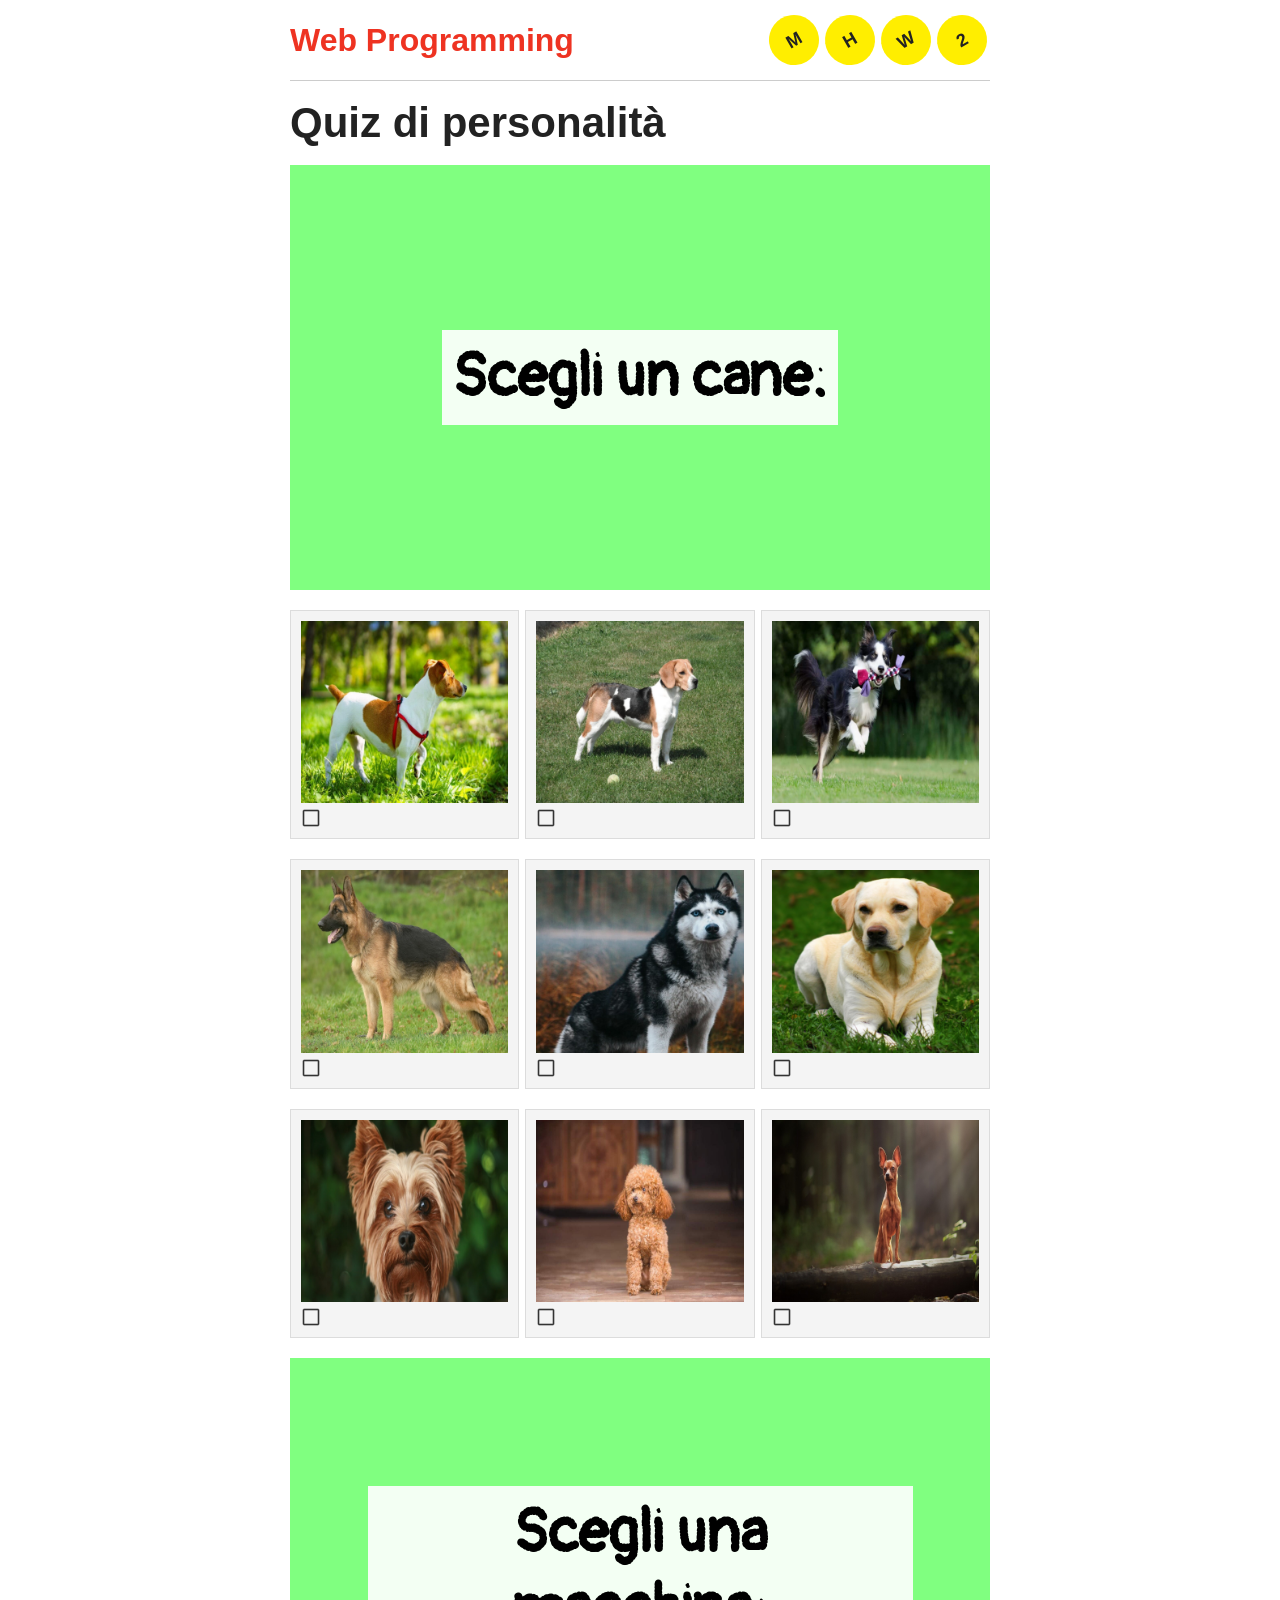
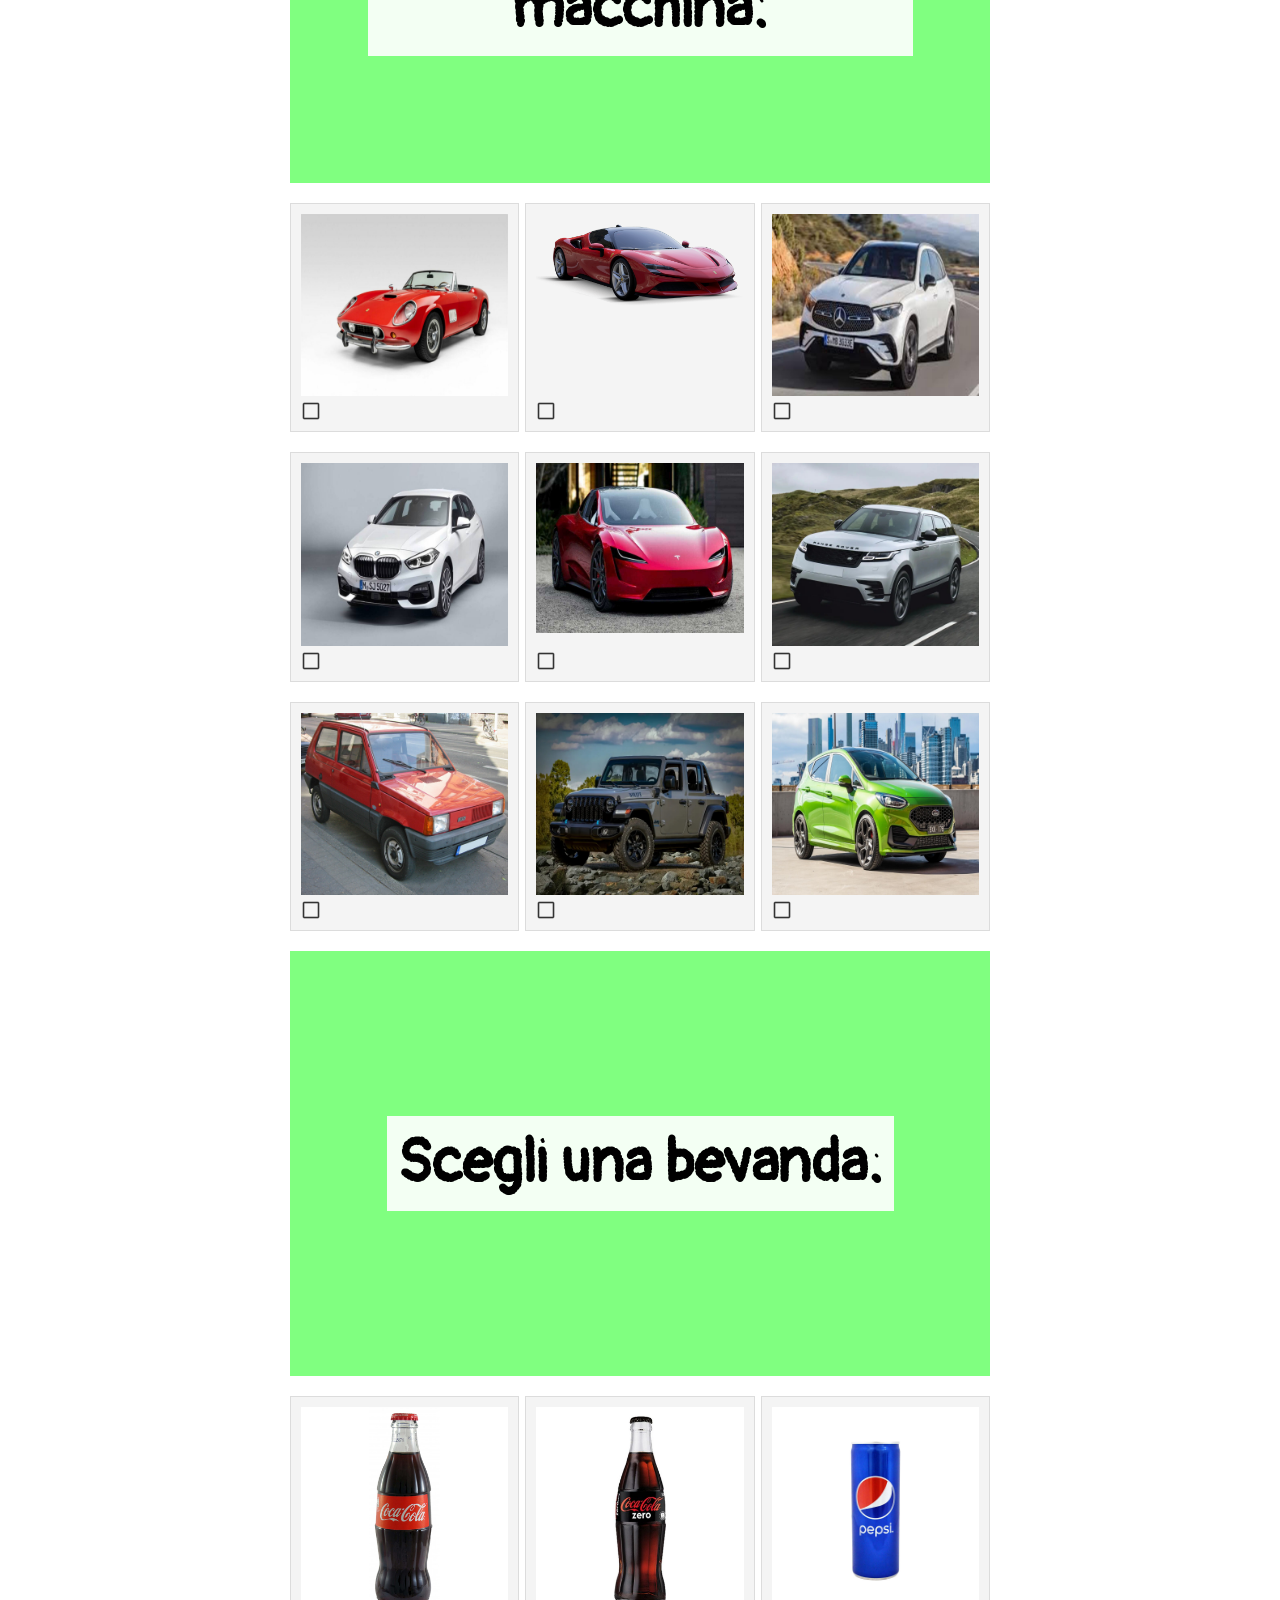
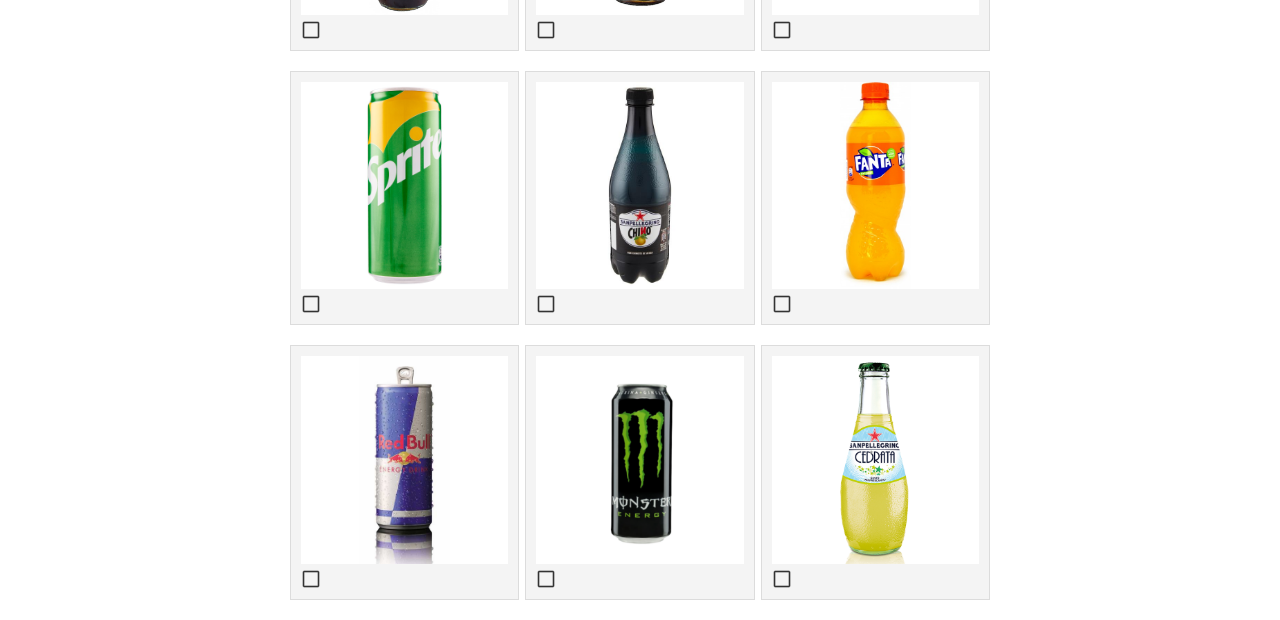
<file: index.html>
<!DOCTYPE html>
<html>

  <head>
    <meta charset="utf-8">
    <title>Quiz di personalità</title>
    <link href="https://fonts.googleapis.com/css?family=Pangolin:400,700|Proxima+Nova" rel="stylesheet" type="text/css">
    <link rel="stylesheet" href="provided-style.css"/>
    <link rel="stylesheet" href="style.css"/>
    <script src="constants.js" defer="true"></script>
    <script src="script.js" defer="true"></script>
  </head>

  <body>
    <article>
      <header>
          <h1>Web Programming</h1>
          <div>
            <span>M</span>
            <span>H</span>
            <span>W</span>
            <span>2</span>
          </div>
      </header>
      <h1>Quiz di personalità</h1>

      <section class="question-name">
        <h1>Scegli un cane:</h1>
      </section>

      <section class="choice-grid">
        <div data-choice-id="blep" data-question-id="one">
          <img src="images/1_1.jpg"/>
          <img class="checkbox" src="images/unchecked.png"/>
        </div>

        <div data-choice-id="happy" data-question-id="one">
          <img src="./images/1_2.jpg"/>
          <img class="checkbox" src="images/unchecked.png"/>
        </div>

        <div data-choice-id="sleeping" data-question-id="one">
          <img src="./images/1_3.jpg"/>
          <img class="checkbox" src="images/unchecked.png"/>
        </div>

        <div data-choice-id="dopey" data-question-id="one">
          <img src="./images/1_4.jpg"/>
          <img class="checkbox" src="images/unchecked.png"/>
        </div>

        <div data-choice-id="burger" data-question-id="one">
          <img src="./images/1_5.jpg"/>
          <img class="checkbox" src="images/unchecked.png"/>
        </div>

        <div data-choice-id="cart" data-question-id="one">
          <img src="./images/1_6.jpg"/>
          <img class="checkbox" src="images/unchecked.png"/>
        </div>

        <div data-choice-id="nerd" data-question-id="one">
          <img src="./images/1_7.jpg"/>
          <img class="checkbox" src="images/unchecked.png"/>
        </div>

        <div data-choice-id="shy" data-question-id="one">
          <img src="./images/1_8.jpg"/>
          <img class="checkbox" src="images/unchecked.png"/>
        </div>

        <div data-choice-id="sleepy" data-question-id="one">
          <img src="./images/1_9.jpg"/>
          <img class="checkbox" src="images/unchecked.png"/>
        </div>
      </section>

      <section class="question-name">
        <h1>Scegli una macchina:</h1>
      </section>

      <section class="choice-grid">
        <div data-choice-id="blep" data-question-id="two">
          <img src="images/2_1.jpg"/>
          <img class="checkbox" src="images/unchecked.png"/>
        </div>

        <div data-choice-id="happy" data-question-id="two">
          <img src="./images/2_2.jpg"/>
          <img class="checkbox" src="images/unchecked.png"/>
        </div>

        <div data-choice-id="sleeping" data-question-id="two">
          <img src="./images/2_3.jpg"/>
          <img class="checkbox" src="images/unchecked.png"/>
        </div>

        <div data-choice-id="dopey" data-question-id="two">
          <img src="./images/2_4.jpg"/>
          <img class="checkbox" src="images/unchecked.png"/>
        </div>

        <div data-choice-id="burger" data-question-id="two">
          <img src="./images/2_5.jpg"/>
          <img class="checkbox" src="images/unchecked.png"/>
        </div>

        <div data-choice-id="cart" data-question-id="two">
          <img src="./images/2_6.jpg"/>
          <img class="checkbox" src="images/unchecked.png"/>
        </div>

        <div data-choice-id="nerd" data-question-id="two">
          <img src="./images/2_7.jpg"/>
          <img class="checkbox" src="images/unchecked.png"/>
        </div>

        <div data-choice-id="shy" data-question-id="two">
          <img src="./images/2_8.jpg"/>
          <img class="checkbox" src="images/unchecked.png"/>
        </div>

        <div data-choice-id="sleepy" data-question-id="two">
          <img src="./images/2_9.jpg"/>
          <img class="checkbox" src="images/unchecked.png"/>
        </div>
      </section>

      <section class="question-name">
        <h1>Scegli una bevanda:</h1>
      </section>

      <section class="choice-grid">
        <div data-choice-id="blep" data-question-id="three">
          <img src="images/3_1.jpg"/>
          <img class="checkbox" src="images/unchecked.png"/>
        </div>

        <div data-choice-id="happy" data-question-id="three">
          <img src="./images/3_2.jpg"/>
          <img class="checkbox" src="images/unchecked.png"/>
        </div>

        <div data-choice-id="sleeping" data-question-id="three">
          <img src="./images/3_3.jpg"/>
          <img class="checkbox" src="images/unchecked.png"/>
        </div>

        <div data-choice-id="dopey" data-question-id="three">
          <img src="./images/3_4.jpg"/>
          <img class="checkbox" src="images/unchecked.png"/>
        </div>

        <div data-choice-id="burger" data-question-id="three">
          <img src="./images/3_5.jpg"/>
          <img class="checkbox" src="images/unchecked.png"/>
        </div>

        <div data-choice-id="cart" data-question-id="three">
          <img src="./images/3_6.jpg"/>
          <img class="checkbox" src="images/unchecked.png"/>
        </div>

        <div data-choice-id="nerd" data-question-id="three">
          <img src="./images/3_7.jpg"/>
          <img class="checkbox" src="images/unchecked.png"/>
        </div>

        <div data-choice-id="shy" data-question-id="three">
          <img src="./images/3_8.jpg"/>
          <img class="checkbox" src="images/unchecked.png"/>
        </div>

        <div data-choice-id="sleepy" data-question-id="three">
          <img src="./images/3_9.jpg"/>
          <img class="checkbox" src="images/unchecked.png"/>
        </div>
      </section>
      <section id="results" class="hidden">
        <h1></h1>
        <p></p>
        <div class="button">Ricomincia il quiz</div>
      </section>
    </article>
  </body>
</html>
</file>
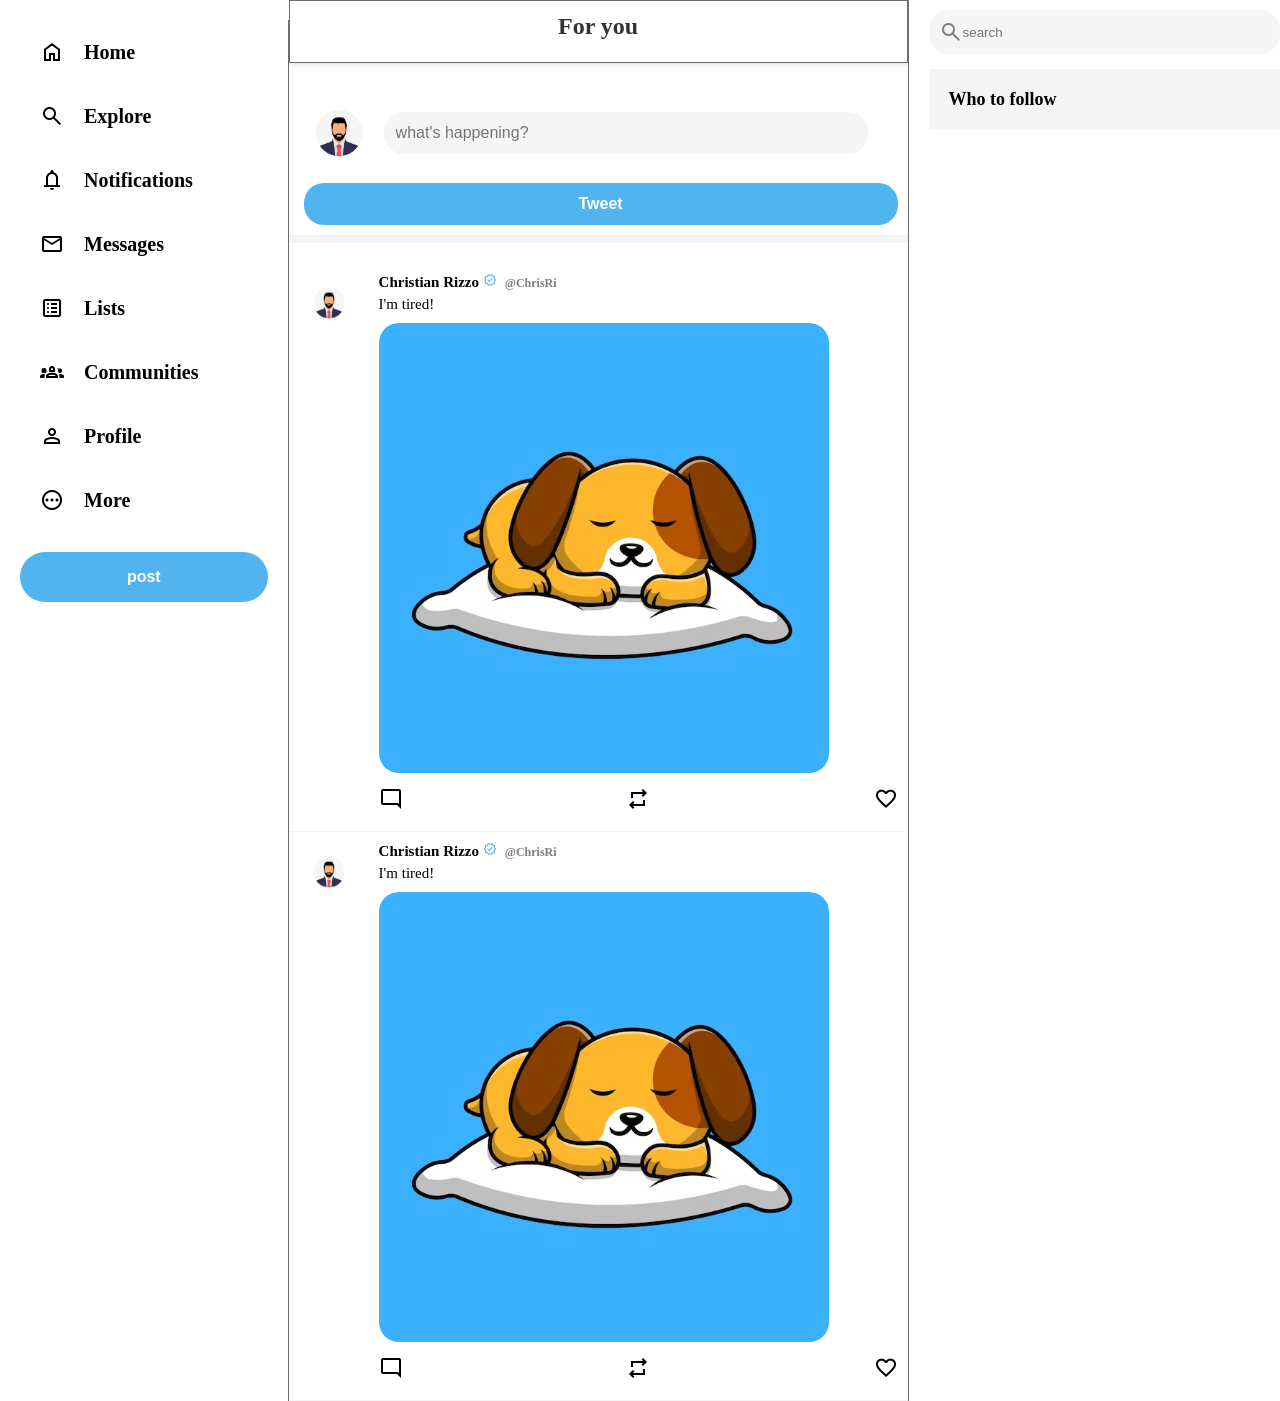
<file: mhw2.html>
<!DOCTYPE html>
<html lang="en">
<head>
   <meta charset="UTF-8">
   <meta name="wieport" content="width-device-width,initial-scale=1.0">
   <title>twitter</title>
   <link href="https://fonts.googleapis.com/css2?family=Material+Symbols+Outlined" rel="stylesheet" />
   <link rel="stylesheet" href="mhw2.css"/>
   <link rel="preconnect" href="https://fonts.googleapis.com">
   <link rel="preconnect" href="https://fonts.gstatic.com" crossorigin>
   <link href="https://fonts.googleapis.com/css2?family=Open+Sans:ital,wght@0,300..800;1,300..800&display=swap" rel="stylesheet">
   <script src="mhw2.js" defer></script>
  </head>
   <body>
   <!-- sidebar-->
    <div class="sidebar">
     <!--- <i class="fab fa-twitter"></i> -->
      <div class="sidebarOption active">
        <span class="material-symbols-outlined">
          home
          </span>
          <h2>Home</h2>
      </div>

      <div class="sidebarOption ">
        <span class="material-symbols-outlined">
          search
          </span>
          <h2>Explore</h2>
      </div>

      <div class="sidebarOption ">
        <span class="material-symbols-outlined">
          notifications
          </span>
          <h2>Notifications</h2>
      </div>

      <div class="sidebarOption ">
        <span class="material-symbols-outlined">
          mail
          </span>
          <h2>Messages</h2>
        </div>

        <div class="sidebarOption ">
          <span class="material-symbols-outlined">
            list_alt
            </span>
            <h2>Lists</h2>
          </div>

          <div class="sidebarOption">
            <span class="material-symbols-outlined">
              groups_2
              </span>
              <h2>Communities</h2>
            </div>

            <div class="sidebarOption ">
              <span class="material-symbols-outlined">
                person
                </span>
                <h2>Profile</h2>
              </div>
              
              <div class="sidebarOption " id="moreOption">
                <span class="material-symbols-outlined">
                  pending
                  </span>
                  <h2>More</h2>
                </div>
                <!-- hidden-->
                <div class="dropdown" id="dropdownMenu">
                  <a href="#">Op 1</a>
                  <a href="#">Op 2</a>
                  <a href="#">Op 3</a>
              </div>
                <button class="sidebar_tweet">post</button>
</div>
<!-- ends of sudebar-->
<!-- feed starts-->
<div class="feed">
  <div class="feed_header">
    <h2>For you</h2>
  </div>

  <!--tweet box starts-->
  <div class="tweetBox">
    <form>
      <div class="tweetBox_input">
      <img src="img/avatar_profile.png"/>
     <input type="text" placeholder="what's happening?"/>
    </div>
    <button class="tweetBox_tweetButton">Tweet</button>
    </form>
  </div> 
   <!--tweet box ends-->

   <!--post starts-->
   <div class="post"> 
      <div class="post_avatar">
    <img src="img\avatar_profile.png" />
   </div>
   <div class="post_body">
     <div class="post_header">
        <div class="post_headerText">
           <h3>Christian Rizzo
            <span class="post_headerSpecial">
              <span class="material-symbols-outlined post_badge">
                verified
                </span>
                @ChrisRi
                </span>
            </h3>
            </div>
            <div class="post_headerDescri">
              <p>
                I'm tired!
              </p>
            </div>
     </div>
     <img src="img/cane_che_dorme.png" />
    
     <div class="post_footer">
      <span class="material-symbols-outlined">mode_comment</span>
      <span class="material-symbols-outlined">repeat</span>
      <span class="material-symbols-outlined">favorite</span>

     </div>

   </div>
   </div>
<!--post ends-->
<!--post starts-->
   <div class="post"> 
    <div class="post_avatar">
  <img src="img\avatar_profile.png" />
 </div>
 <div class="post_body">
   <div class="post_header">
      <div class="post_headerText">
         <h3>Christian Rizzo
          <span class="post_headerSpecial">
            <span class="material-symbols-outlined post_badge">
              verified
              </span>
              @ChrisRi
              </span>
          </h3>
          </div>
          <div class="post_headerDescri">
            <p>
              I'm tired!
            </p>
          </div>
   </div>
   <img src="img/cane_che_dorme.png" />
  
   <div class="post_footer">
    <span class="material-symbols-outlined">mode_comment</span>
    <span class="material-symbols-outlined">repeat</span>
    <span class="material-symbols-outlined">favorite</span>

   </div>

 </div>
 </div>
 <!--post ends-->
 </div>
<!--feed ends-->
 <!--widget starts-->
<div class="widgets">
     <div class="widgets_input">
      <span class="material-symbols-outlined widgets_searchIcon">search</span>
      <input type="text" placeholder="search"/>
     </div>
     <div class="widgets_widgetContainer">
      <h2>Who to follow</h2>
     </div>



</div>
<!--widget ends-->
</body>
</html>
</file>
<file: provided-style.css>
article {
  margin: auto;
  width: 700px;
}

#author {
  font-size: 14px;
}

body {
  color: #222222;
  font-family: 'Proxima Nova', 'Helvetica', 'Arial', sans-serif;
  font-size: 18px;
  margin: 0;
}

h1 {
  font-size: 42px;
  margin: 18px 0;
}

header h1 {
  font-size: 32px;
}

header {
  display: flex;
  border-bottom: 1px solid #cccccc;
  height: 80px;
}

header div,
header h1 {
  display: flex;
  flex-grow: 1;
}

header div,
header div span,
header h1 {
  display: flex;
  align-content: space-between;
  align-items: center;
}

header div {
  justify-content: flex-end;
}

header div span {
  display: flex;
  align-items: center;
  justify-content: center;
  border-radius: 100%;
  background-color: #ffee00;
  height: 50px;
  width: 50px;
  font-weight: bold;
  margin: 0 3px;
  transform: rotate(-30deg);
}

header h1 {
  color: #ee3322;
  font-family: 'Helvetica', sans-serif;
  justify-content: flex-start;
  margin: 0;
}

.choice-grid img.checkbox {
  margin-top: 5px;
  height: 20px;
  width: 20px;
}

p {
  margin: 18px 0;
}

.question-name {
  align-items: center;
  background-image: url('./images/background.png');
  display: flex;
  height: 425px;
  justify-content: center;
  margin-bottom: 20px;
  text-align: center;
  width: 100%;
}

.question-name h1 {
  background-color: rgba(255,255,255, 0.9);
  color: black;
  font-family: 'Pangolin', 'Trebuchet MS', cursive;
  font-size: 60px;
  padding: 10px;
  max-width: 75%;
}
</file>
<file: style.css>
/* TODO: inserite il CSS necessario per completare il MHW! */
.choice-grid {
justify-content: space-between;
flex-wrap: wrap;
display: flex;
}
.choice-grid div {
    justify-content: space-between;
    flex-direction: column;
    background-color: #f4f4f4;
    border: 1px solid #dcdcdc;
    padding: 10px;
    margin-bottom: 20px;
    width: calc(32.5% - 20px);
    display: flex;
}
.choice-grid img {
    width:100%;
    margin-bottom: 0px;
}
.choice-grid div img.checkbox {
    margin-bottom: 0px;
}
@media(max-width: 700px) {
    article {
        width: 95%;
    }
    
    #circles {
        display: none;
    }
}
@media(max-width: 500px) {
    .choice-grid div {
        width: calc(49% - 20px);
    }
}     
.choice-grid div.selected {
    background-color: #cfe3ff;
}
.deselected {
    opacity: 0.6;
}

.hidden {
    display: none;
}

#results {
    margin-top: 20px;
    padding: 20px;
}

#results h1 {
    margin-top: 0px;
}

#results .button {
    justify-content: center;
    align-items: center;
    height: 50px;
    background-color: #cecece;
    cursor: pointer;
    display: flex;
}

#results .button:hover {
    background-color: #e0e0e0;
}
</file>
<file: mhw2.css>
* {
margin: 0;
padding: 0;
box-sizing: border-box;
}

body{
   
    display: flex;
    height: auto;
    max-width: 1300px;
    margin-left: auto;
    margin-right: auto;
    padding: 0,10px;
}

.sidebarOption {
    display: flex;
    align-items: center;
    cursor: pointer;
}

.sidebarOption .material-symbols-outlined{
    padding: 20px;

}

.sidebarOption h2 {
    font-weight: 800;
    font-size: 20px;
    margin-right: 20px;
}
.sidebarOption:hover {
    background-color: #51b3ef;
    border-radius: 30 px;
    color: white;

}
.sidebar_tweet {
    width: 100%;
    background-color: #51b3ef ;
    border: none;
    color:white;
    font-weight: 900;
    border-radius: 30px;
    height: 50px;
    margin-top:20px;
}

.sidebar {
    border-right: 1px  solid rgba(60, 56, 56, 0.736) ;
    flex: 0.2;
    min-width: 250px;
    margin-top: 20px;
    padding-left:20px;
    padding-right:20px;
}

.feed{
    flex:0.5;
    border-right: 1px solid rgba(60, 56, 56, 0.736);
    min-width: fit-content;
    overflow-y:scroll;
    }
   .feed_header{
    position: sticky;
    top: 0;
    background-color: rgba(255, 255, 255, 0.9);
    z-index: 100;
    border: 1px solid rgba(60, 56, 56, 0.736);
    box-shadow: 0 2px 4px rgba(0, 0, 0, 0.1);
    padding: 12px 20px;
    text-align: center;
    margin-bottom: 20px;
 } 

 .feed_header h2{
    font-size: 24px;
    font-weight: bold;
    color:#333;
    margin-bottom:10px;
    
 }
 .feed::-webkit-scrollbar{
    display: none;
}

.feed{
    -ms-overflow-style: none;
    scrollbar-width: none;
    }

    /*tweet box */

    .tweetBox_input img{
        border-radius:50%;
        height:70px;
    }

    .tweetBox{
        display:flex;
        justify-content: space-between;
        align-items: flex-start;
        margin-bottom: 20px;
        padding-bottom:10px;
        border-bottom:  8px solid whitesmoke ;
        padding-right:10px;
        
    }

    .tweetBox form{
        display: flex;
        flex-direction: column;
        flex:1;
    }
.tweetBox_input{
    display:flex;
    padding:20px;
    align-items: center;
}

.tweetBox_input img {
    border-radius: 50%; 
    margin-right: 15px; 
    width: 60px; 
    height: 60px; 
}

.tweetBox_input input[type="text"]{
    flex: 1 ;
    margin-right:10px;
    font-size: 16px;
    border:none;
    outline:none;
    padding: 12px;
    border-radius:20px;
    background-color: whitesmoke;
}

.tweetBox_tweetButton{
    background-color: #51b3ef;
    border:none;
    color: white;
    font-weight: bold;
    border-radius: 20px;
    padding:12px 20px;
    cursor:pointer;
    transition: background-color 0.3s ease; /* effetto transiszione */
    margin-left:15px;  
    
    }
    .tweetBox_tweetButton:hover {
        background-color: #4299d8;
    }

   /* post */
   .post_avatar img{
    border-radius:50% ;
    height: 40px;
}

.post {
    display: flex;
    align-items: flex-start;
    border-bottom: 1px solid whitesmoke;
    padding-bottom: 10px;
}

.post_body img{
    width: 450px;
    object-fit: contain;
    border-radius: 20px;
}
.post_footer {
    display: flex;
    justify-content: space-between;
    margin-top: 10px;
}
.post_badge{
    font-size:14px;
    color:#51b3ef;
    margin-right: 5px;
}

.post_headerSpecial{
    font-weight: 600;
    font-size: 12px;
    color: gray;

}

.post_header h3{
    font-size: 15px;
    margin-bottom: 5px;
}

.post_headerDescri{
    margin-bottom: 10px;
    font-size: 15px;
}
.post_body{
    flex: 1;
    padding:10px;
    }

    .post_avatar {
        padding: 20px;
    }

    /* widget */
    .widgets{
        flex: 0.3;
    }
     .widgets_input{
        display:flex;
        align-items: center;
        background-color: whitesmoke;
        padding:10px;
        border-radius: 20px;
        margin-top: 10px;
        margin-left: 20px;
     }
     .widgets_input input{
        border: none;
        background-color: whitesmoke;
        outline:none;
     }
 .widgets_searchIcon {
    color:gray;
 }

 .widgets_widgetContainer{
    margin-top:15px;
    margin-left:20px;
    padding:20px;
    background-color:whitesmoke ;
 }
 .widgets_widgetContainer h2{
   font-size:18px;
   font-weight: 800;

}


/* Stile per la modale */
.modal {
    position: fixed;
    top: 50%; 
    left: 50%; 
    transform: translate(-50%, -50%); 
    background-color: white;
    padding: 20px;
    border-radius: 8px;
    box-shadow: 0 2px 8px rgba(0, 0, 0, 0.1); 
    z-index: 1000; 
}

.modal-content {
    max-width: 400px; 
}

textarea {
    width: 100%; 
    box-sizing: border-box;
    padding: 10px;
    font-size: 16px;
    border: 1px solid #ccc;
    border-radius: 4px;
    resize: vertical; /* Permette di ridimensionare verticalmente */
    margin-bottom: 10px;
}

button {
    padding: 10px 20px;
    font-size: 16px;
    border: none;
    border-radius: 4px;
    cursor: pointer;
}

#submitPost {
    background-color: #007bff;
    color: white;
    margin-right: 10px;
}

#closeModal {
    background-color: #dc3545;
    color: white;
}
/* hideen menu */
.dropdown {
    display: none;
    position: absolute;
    background-color: #f9f9f9;
    min-width: 160px;
    box-shadow: 0px 8px 16px 0px rgba(0,0,0,0.2);
    z-index: 1;
}

.dropdown a {
    padding: 12px 16px;
    display: block;
    color: black;
    text-decoration: none;
}
.dropdown a:hover {
    background-color:#51b3ef;
}
/* end */
</file>
